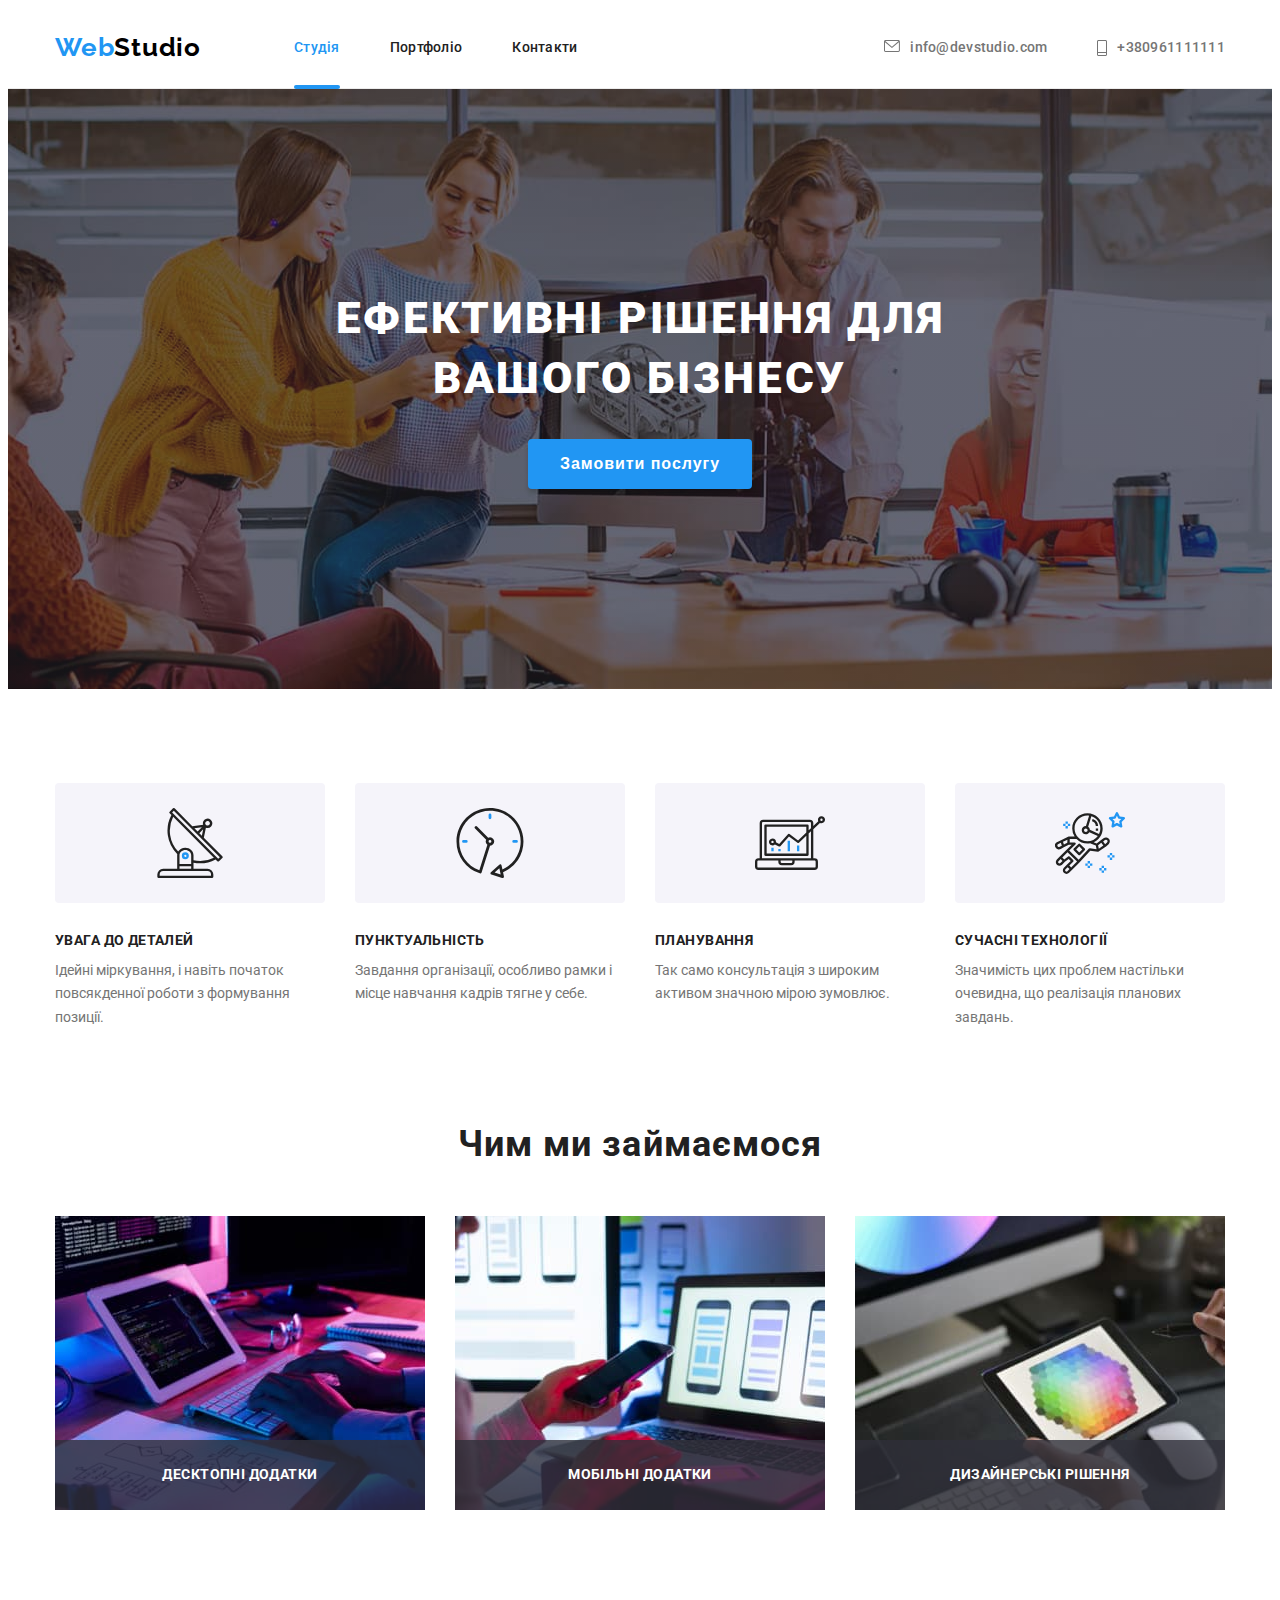
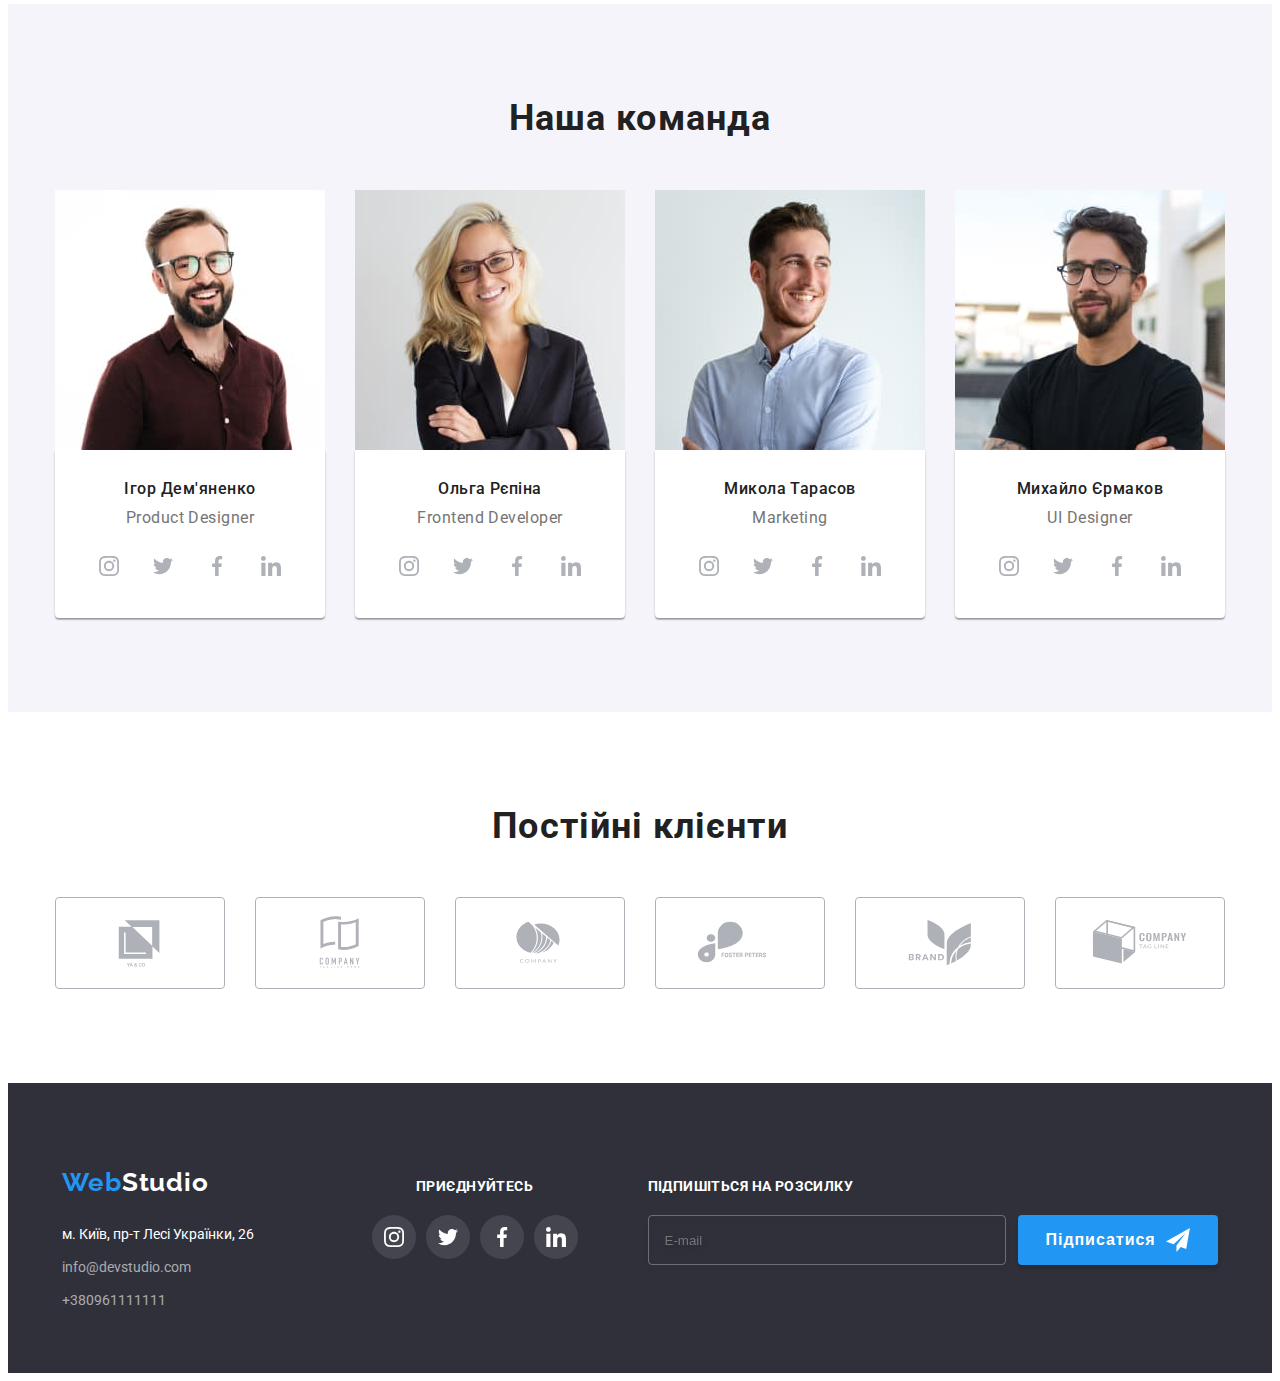
<file: index.html>
<!DOCTYPE html>
<html lang="uk">
  <head>
    <meta charset="UTF-8" />
    <meta http-equiv="X-UA-Compatible" content="IE=edge" />
    <meta name="viewport" content="width=device-width, initial-scale=1.0" />
    <title lang="en">WebStudio</title>
    <link rel="preconnect" href="https://fonts.googleapis.com" />
    <link rel="preconnect" href="https://fonts.gstatic.com" crossorigin />
    <link
      href="https://fonts.googleapis.com/css2?family=Raleway:wght@700&family=Roboto:wght@400;500;700;900&display=swap"
      rel="stylesheet"
    />
    <link
      rel="stylesheet"
      href="https://cdnjs.cloudflare.com/ajax/libs/modern-normalize/1.1.0/modern-normalize.min.css"
      integrity="sha512-wpPYUAdjBVSE4KJnH1VR1HeZfpl1ub8YT/NKx4PuQ5NmX2tKuGu6U/JRp5y+Y8XG2tV+wKQpNHVUX03MfMFn9Q=="
      crossorigin="anonymous"
      referrerpolicy="no-referrer"
    />
    <link rel="stylesheet" href="./css/main.min.css" />
  </head>

  <body>
    <header class="header">
      <div class="container">
        <div class="header-navigation__container">
          <nav class="header__navigation">
            <a href="./index.html" lang="en" class="logo">
              Web<span class="logo__black">Studio</span>
            </a>
            <button type="button" class="header__mobile-menu js-open-menu" aria-expanded="false">
              <svg width="40" height="40">
                  <use href="./images/icons.svg#icon-menu_40pxmenu-1"></use>
                </svg>
            </button>
            <ul class="header__menu">
              <li class="header__items"><a class="header__link header__link--current" href="./index.html">Студія</a></li>
              <li class="header__items"><a class="header__link" href="./portfolio.html">Портфоліо</a></li>
              <li class="header__items"><a class="header__link" href="#">Контакти</a></li>
            </ul>
          </nav>
          <ul class="header__menu-contact">
            <li class="header__items">
              <a class="header__contact" href="mailto:info@devstudio.co">
                <svg width="16" height="12" class="header__icon">
                  <use href="./images/icons.svg#icon-envelope"></use>
                </svg>
                info@devstudio.com</a
              >
            </li>
            <li class="header__items">
              <a class="header__contact" href="tel:+380961111111">
                <svg width="10" height="16" class="header__icon">
                  <use href="./images/icons.svg#icon-tel"></use>
                </svg>
                +380961111111</a
              >
            </li>
          </ul>
        </div>
      </div>
    </header>

    <main>
      <section class="hero">
        <div class="container">
          <h1 class="hero__title">Ефективні рішення для вашого бізнесу</h1>
          <button type="button" class="hero__button" data-modal-open>Замовити послугу</button>
        </div>
      </section>

      <section class="advantage">
        <div class="container">
          <h2 class="visually-hidden">Переваги компанії</h2>
          <ul class="details">
            <li class="advantage__card">
              <div class="advantage__icons">
                <svg width="70" height="70">
                  <use href="./images/icons.svg#icon-antenna"></use>
                </svg>
              </div>
              <h3 class="advantage__title">Увага до деталей</h3>
              <p>Ідейні міркування, і навіть початок повсякденної роботи з формування позиції.</p>
            </li>
            <li class="advantage__card">
              <div class="advantage__icons">
                <svg width="70" height="70">
                  <use href="./images/icons.svg#icon-clock"></use>
                </svg>
              </div>
              <h3 class="advantage__title">Пунктуальність</h3>
              <p>Завдання організації, особливо рамки і місце навчання кадрів тягне у себе.</p>
            </li>
            <li class="advantage__card">
              <div class="advantage__icons">
                <svg width="70" height="70">
                  <use href="./images/icons.svg#icon-diagram"></use>
                </svg>
              </div>
              <h3 class="advantage__title">Планування</h3>
              <p>Так само консультація з широким активом значною мірою зумовлює.</p>
            </li>
            <li class="advantage__card">
              <div class="advantage__icons">
                <svg width="70" height="70">
                  <use href="./images/icons.svg#icon-astronaut"></use>
                </svg>
              </div>
              <h3 class="advantage__title">Сучасні технології</h3>
              <p>Значимість цих проблем настільки очевидна, що реалізація планових завдань.</p>
            </li>
          </ul>
        </div>
      </section>

      <section>
        <div class="skils__container">
          <h2 class="skils__title">Чим ми займаємося</h2>
          <ul class="details">
            <li class="skils__card">
              <img 
              srcset="./images/workcomp.jpg 1x, ./images/workcomp@2x.jpg 2x"
              src="./images/workcomp.jpg" 
              alt="Робота за комп'ютером"
               width="370" />
              <div class="skils__item">
                <p class="skils__text">Десктопні додатки</p>
              </div>
            </li>
            <li class="skils__card">
              <img 
              srcset="./images/worktel.jpg 1x, ./images/worktel@2x.jpg 2x"
              src="./images/worktel.jpg"
               alt="Робота на телефоні" 
               width="370" />
              <div class="skils__item">
                <p class="skils__text">Мобільні додатки</p>
              </div>
            </li>
            <li class="skils__card">
              <img 
              srcset="./images/workplan.jpg 1x, ./images/workplan@2x.jpg 2x"
              src="./images/workplan.jpg" 
              alt="Робота на планшеті" 
              width="370" />
              <div class="skils__item">
                <p class="skils__text">Дизайнерські рішення</p>
              </div>
            </li>
          </ul>
        </div>
      </section>

      <section class="team">
        <div class="team__container">
          <h2 class="team__title">Наша команда</h2>
          <ul class="details">
            <li class="team__card">
              <img
              srcset="./images/Igor.jpg 1x, ./images/Igor@2x.jpg 2x"
                src="./images/Igor.jpg"
                alt="Чоловік в окулярах та коричневій сорочці"
                width="270"
              />
              <div class="team__information">
                <h3 class="team__subtitle">Ігор Дем'яненко</h3>
                <p lang="en" class="team__text">Product Designer</p>
                <ul class="team__list">
                  <li class="team__social">
                    <a href="" class="team__link">
                      <svg width="20" height="20" class="team__icon">
                        <use href="./images/icons.svg#icon-instagram"></use>
                      </svg>
                    </a>
                  </li>
                  <li class="team__social">
                    <a href="" class="team__link">
                      <svg width="20" height="20" class="team__icon">
                        <use href="./images/icons.svg#icon-twitter"></use>
                      </svg>
                    </a>
                  </li>
                  <li class="team__social">
                    <a href="" class="team__link">
                      <svg width="20" height="20" class="team__icon">
                        <use href="./images/icons.svg#icon-facebook"></use>
                      </svg>
                    </a>
                  </li>
                  <li class="team__social">
                    <a href="" class="team__link">
                      <svg width="20" height="20" class="team__icon">
                        <use href="./images/icons.svg#icon-linkedin"></use>
                      </svg>
                    </a>
                  </li>
                </ul>
              </div>
            </li>
            <li class="team__card">
              <img 
              srcset="./images/Olga.jpg 1x, ./images/Olga@2x.jpg 2x"
              src="./images/Olga.jpg" 
              alt="Дівчина білявка в окулярах" 
              width="270" />
              <div class="team__information">
                <h3 class="team__subtitle">Ольга Рєпіна</h3>
                <p lang="en" class="team__text">Frontend Developer</p>
                <ul class="team__list">
                  <li class="team__social">
                    <a href="" class="team__link">
                      <svg width="20" height="20" class="team__icon">
                        <use href="./images/icons.svg#icon-instagram"></use>
                      </svg>
                    </a>
                  </li>
                  <li class="team__social">
                    <a href="" class="team__link">
                      <svg width="20" height="20" class="team__icon">
                        <use href="./images/icons.svg#icon-twitter"></use>
                      </svg>
                    </a>
                  </li>
                  <li class="team__social">
                    <a href="" class="team__link">
                      <svg width="20" height="20" class="team__icon">
                        <use href="./images/icons.svg#icon-facebook"></use>
                      </svg>
                    </a>
                  </li>
                  <li class="team__social">
                    <a href="" class="team__link">
                      <svg width="20" height="20" class="team__icon">
                        <use href="./images/icons.svg#icon-linkedin"></use>
                      </svg>
                    </a>
                  </li>
                </ul>
              </div>
            </li>

            <li class="team__card">
              <img 
              srcset="./images/Mukola.jpg 1x, ./images/Mukola@2x.jpg 2x"
                src="./images/Mukola.jpg"
                alt="Чоловік у білій сорочці посміхається"
                width="270"
              />
              <div class="team__information">
                <h3 class="team__subtitle">Микола Тарасов</h3>
                <p lang="en" class="team__text">Marketing</p>
                <ul class="team__list">
                  <li class="team__social">
                    <a href="" class="team__link">
                      <svg width="20" height="20" class="team__icon">
                        <use href="./images/icons.svg#icon-instagram"></use>
                      </svg>
                    </a>
                  </li>
                  <li class="team__social">
                    <a href="" class="team__link">
                      <svg width="20" height="20" class="team__icon">
                        <use href="./images/icons.svg#icon-twitter"></use>
                      </svg>
                    </a>
                  </li>
                  <li class="team__social">
                    <a href="" class="team__link">
                      <svg width="20" height="20" class="team__icon">
                        <use href="./images/icons.svg#icon-facebook"></use>
                      </svg>
                    </a>
                  </li>
                  <li class="team__social">
                    <a href="" class="team__link">
                      <svg width="20" height="20" class="team__icon">
                        <use href="./images/icons.svg#icon-linkedin"></use>
                      </svg>
                    </a>
                  </li>
                </ul>
              </div>
            </li>
            <li class="team__card">
              <img 
              srcset="./images/Muhailo.jpg 1x, ./images/Muhailo@2x.jpg 2x"
              src="./images/Muhailo.jpg" 
              alt="Чоловік у чорній футболці" 
              width="270" />
              <div class="team__information">
                <h3 class="team__subtitle">Михайло Єрмаков</h3>
                <p lang="en" class="team__text">UI Designer</p>
                <ul class="team__list">
                  <li class="team__social">
                    <a href="" class="team__link">
                      <svg width="20" height="20" class="team__icon">
                        <use href="./images/icons.svg#icon-instagram"></use>
                      </svg>
                    </a>
                  </li>
                  <li class="team__social">
                    <a href="" class="team__link">
                      <svg width="20" height="20" class="team__icon">
                        <use href="./images/icons.svg#icon-twitter"></use>
                      </svg>
                    </a>
                  </li>
                  <li class="team__social">
                    <a href="" class="team__link">
                      <svg width="20" height="20" class="team__icon">
                        <use href="./images/icons.svg#icon-facebook"></use>
                      </svg>
                    </a>
                  </li>
                  <li class="team__social">
                    <a href="" class="team__link">
                      <svg width="20" height="20" class="team__icon">
                        <use href="./images/icons.svg#icon-linkedin"></use>
                      </svg>
                    </a>
                  </li>
                </ul>
              </div>
            </li>
          </ul>
        </div>
      </section>
      <section class="clients">
        <div class="container">
          <h2 class="clients__title">Постійні клієнти</h2>
          <ul class="clients__list">
            <li class="clients__card">
              <a href="" class="clients__link">
                <svg width="106" height="60" class="clients__icon">
                  <use href="./images/icons.svg#icon-Logo1"></use>
                </svg>
              </a>
            </li>
            <li class="clients__card">
              <a href="" class="clients__link">
                <svg width="106" height="60" class="clients__icon">
                  <use href="./images/icons.svg#icon-Logo2"></use>
                </svg>
              </a>
            </li>

            <li class="clients__card">
              <a href="" class="clients__link">
                <svg width="106" height="60" class="clients__icon">
                  <use href="./images/icons.svg#icon-Logo3"></use>
                </svg>
              </a>
            </li>
            <li class="clients__card">
              <a href="" class="clients__link">
                <svg width="106" height="60" class="clients__icon">
                  <use href="./images/icons.svg#icon-Logo4"></use>
                </svg>
              </a>
            </li>
            <li class="clients__card">
              <a href="" class="clients__link">
                <svg width="106" height="60" class="clients__icon">
                  <use href="./images/icons.svg#icon-Logo5"></use>
                </svg>
              </a>
            </li>
            <li class="clients__card">
              <a href="" class="clients__link">
                <svg width="106" height="60" class="clients__icon">
                  <use href="./images/icons.svg#icon-Logo6"></use>
                </svg>
              </a>
            </li>
          </ul>
        </div>
      </section>
    </main>

    <footer class="footer">
      <div class="footer__container">
        <div>
          <div class="footer__logo">
            <a href="./index.html" lang="en" class="logo">
              Web<span class="logo__white">Studio</span>
            </a>
          </div>
          <address>
            <ul class="footer__contacts">
              <li class="footer__item">
                <a
                  href="https://goo.gl/maps/CPtrU1FHBa2aNyZL9"
                  target="_blank"
                  rel="noopener noreferrer nofollow"
                  class="footer__adress"
                >
                  м. Київ, пр-т Лесі Українки, 26</a
                >
              </li>
              <li class="footer__item">
                <a href="mailto:info@devstudio.co" class="footer__contact">info@devstudio.com</a>
              </li>
              <li class="footer__item">
                <a href="tel:+380961111111" class="footer__contact">+380961111111</a>
              </li>
            </ul>
          </address>
        </div>
        <div class="footer__social-container">
          <p class="footer__text">Приєднуйтесь</p>
          <ul class="footer__list">
            <li class="footer__card">
              <a href="" class="footer__link">
                <svg width="20" height="20" class="footer__icon">
                  <use href="./images/icons.svg#icon-instagram"></use>
                </svg>
              </a>
            </li>
            <li class="footer__card">
              <a href="" class="footer__link">
                <svg width="20" height="20" class="footer__icon">
                  <use href="./images/icons.svg#icon-twitter"></use>
                </svg>
              </a>
            </li>
            <li class="footer__card">
              <a href="" class="footer__link">
                <svg width="20" height="20" class="footer__icon">
                  <use href="./images/icons.svg#icon-facebook"></use>
                </svg>
              </a>
            </li>
            <li class="footer__card">
              <a href="" class="footer__link">
                <svg width="20" height="20" class="footer__icon">
                  <use href="./images/icons.svg#icon-linkedin"></use>
                </svg>
              </a>
            </li>
          </ul>
        </div> 
        <div>
            <p class="footer__paragraph">Підпишіться на розсилку</p>
          
            <div class="footer__form-container">
            <input id="label-footer" type="email" name="email" class="footer__imput" placeholder="E-mail">
            <button type="submit" class="footer__button">
Підписатися <svg width="24" height="24"><use href="./images/icons.svg#icon-send"></use></svg></button>
              </div>  
         </div>
        
      </div>
    </footer>
    <div class="backdrop is-hidden" data-modal>
      <div class="modal">
        <button class="modal__close-button" type="button" data-modal-close>
          <svg width="18" height="18">
            <use href="./images/icons.svg#icon-close"></use>
          </svg>
        </button>
        <p class="modal__title">Залиште свої дані, ми вам передзвонимо</p>
        <form name="modal__contact-form">
          <label class="modal__form-label" for="person-name">Ім'я</label>
          <div class="modal__form-control">
            <input id="person-name" type="text" name="person-name" class="modal__form-input" />
            <svg class="modal__form-icon" width="18" height="18">
              <use href="./images/icons.svg#icon-person"></use>
            </svg>
          </div>
          <label class="modal__form-label" for="person-phone">Телефон</label>
          <div class="modal__form-control">
            <input id="person-phone" type="tel" name="person-phone" class="modal__form-input" />
            <svg class="modal__form-icon" width="18" height="18">
              <use href="./images/icons.svg#icon-phone"></use>
            </svg>
          </div>
          <label class="modal__form-label" for="person-email">Пошта</label>
          <div class="modal__form-control">
            <input id="person-email" type="email" name="person-email" class="modal__form-input" />
            <svg class="modal__form-icon" width="18" height="18">
              <use href="./images/icons.svg#icon-person"></use>
            </svg>
          </div>
          <label class="modal__form-label" for="person-comment">Коментар</label>
          <textarea
            class="modal__form-textarea"
            id="person-comment"
            name="person-comment"
            placeholder="Введіть текст"
          ></textarea>
          <div class="modal__check">
          
<input
            class="modal__checkbox-input visually-hidden"
            id="terms-checkbox"
            type="checkbox"
            name="terms-checkbox"
          />
            <svg class="modal__check-icon" width="16" height="15">
              <use href="./images/icons.svg#icon-Vector"></use>
            </svg>
          <label class="modal__checkbox-label" for="terms-checkbox"
            >Погоджуюся з розсилкою та приймаю <a class="modal__form-link" href="#">Умови договору</a></label
          >
        </div>
          <button class="modal__form-button" type="submit">Відправити</button>
        </form>
      </div>
    </div>

     <div class="mobile-menu js-menu-container">
      <div class="mobile-menu__container">
        <button type="button" class="mobile-menu__button-close js-close-menu" aria-expanded="false">
          <svg width="40px" height="40px" aria-label="перемикач мобільного меню">
            <use
              class="menu-button__icon--cross"
              href="./images/icons.svg#icon-close"
            ></use>
          </svg>
        </button>
        <nav>
          <ul class="mobile-menu__nav">
            <li class="mobile-menu__nav-item">
              <a href="./index.html" class="mobile-menu__nav-link mobile-menu__nav-link--curent">Студія </a>
            </li>
            <li class="mobile-menu__nav-item">
              <a href="./portfolio.html" class="mobile-menu__nav-link"> Портфоліо </a>
            </li>
            <li class="mobile-menu__nav-item">
              <a href="#" class="mobile-menu__nav-link"> Контакти </a>
            </li>
          </ul>
        </nav>

        <ul class="mobile-menu__list">
          <li class="mobile-menu__list-item">
            <a href="mailto:info@devstudio.com" class="mobile-menu__list-link">
              info@devstudio.com</a
            >
          </li>
          <li class="mobile-menu__list-item">
            <a href="tel:+380961111111" class="mobile-menu__list-link"> +38 096 111 11 11</a>
          </li>
        </ul>

        <ul class="mobile-menu__social">
          <li class="mobile-menu__social-item">
            <a href="" class="mobile-menu__social-link">Instagram</a>
          </li>
          <li class="mobile-menu__social-item">
            <a href="" class="mobile-menu__social-link">Twitter</a>
          </li>
          <li class="mobile-menu__social-item">
            <a href="" class="mobile-menu__social-link">Facebook</a>
          </li>
          <li class="mobile-menu__social-item">
            <a href="" class="mobile-menu__social-link">LinkedIn</a>
          </li>
        </ul>
      </div>
    </div>

    <script src="./js/modal.js"></script>
    <script src="./js/mobile-menu.js"></script>
  </body>
</html>
</file>
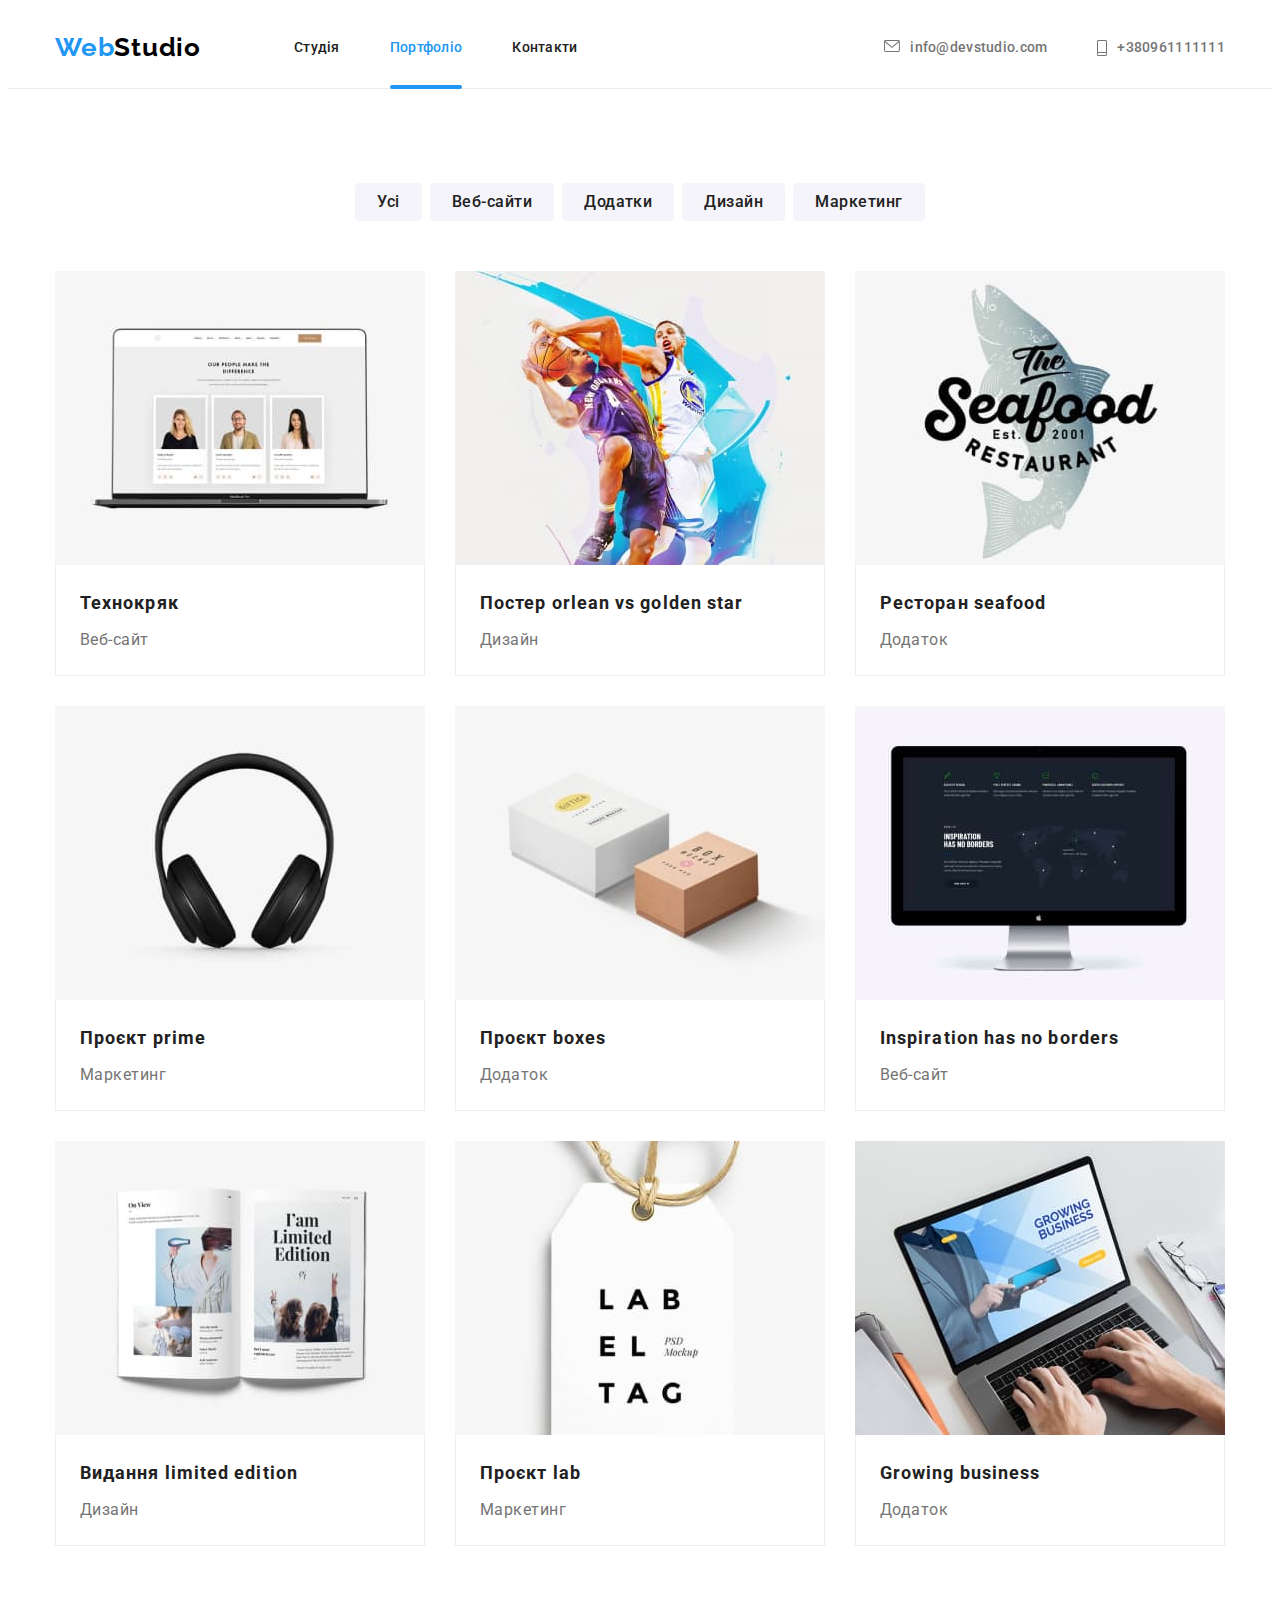
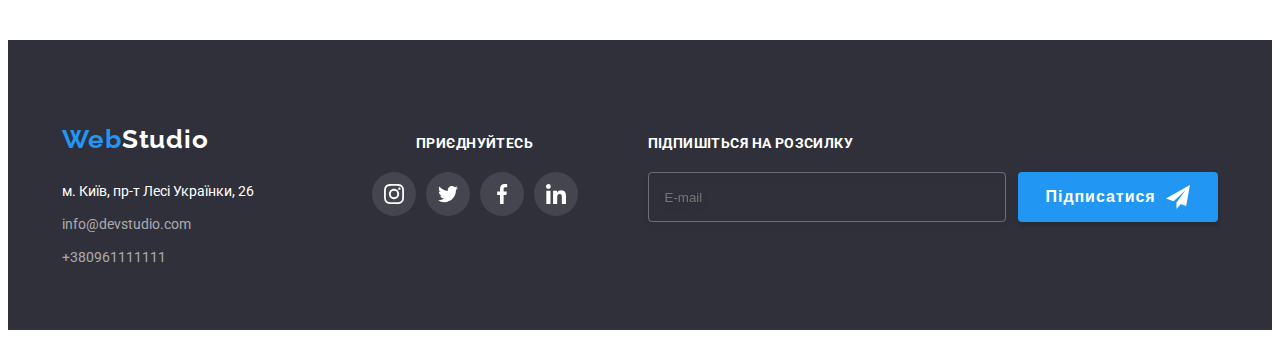
<file: portfolio.html>
<!DOCTYPE html>
<html lang="uk">
  <head>
    <meta charset="UTF-8" />
    <meta http-equiv="X-UA-Compatible" content="IE=edge" />
    <meta name="viewport" content="width=device-width, initial-scale=1.0" />
    <title lang="en">WebStudio</title>
    <link rel="preconnect" href="https://fonts.googleapis.com" />
    <link rel="preconnect" href="https://fonts.gstatic.com" crossorigin />
    <link
      href="https://fonts.googleapis.com/css2?family=Raleway:wght@700&family=Roboto:wght@400;500;700;900&display=swap"
      rel="stylesheet"
    />
    <link
      rel="stylesheet"
      href="https://cdnjs.cloudflare.com/ajax/libs/modern-normalize/1.1.0/modern-normalize.min.css"
      integrity="sha512-wpPYUAdjBVSE4KJnH1VR1HeZfpl1ub8YT/NKx4PuQ5NmX2tKuGu6U/JRp5y+Y8XG2tV+wKQpNHVUX03MfMFn9Q=="
      crossorigin="anonymous"
      referrerpolicy="no-referrer"
    />
    <link rel="stylesheet" href="./css/main.min.css" />
  </head>

  <body>
   <header class="header">
      <div class="container">
        <div class="header-navigation__container">
          <nav class="header__navigation">
            <a href="./index.html" lang="en" class="logo">
              Web<span class="logo__black">Studio</span>
            </a>
            <button type="button" class="header__mobile-menu js-open-menu" aria-expanded="false">
              <svg width="40" height="40">
                  <use href="./images/icons.svg#icon-menu_40pxmenu-1"></use>
                </svg>
            </button>
            <ul class="header__menu">
              <li class="header__items"><a class="header__link " href="./index.html">Студія</a></li>
              <li class="header__items"><a class="header__link header__link--current" href="./portfolio.html">Портфоліо</a></li>
              <li class="header__items"><a class="header__link" href="#">Контакти</a></li>
            </ul>
          </nav>
          <ul class="header__menu-contact">
            <li class="header__items">
              <a class="header__contact" href="mailto:info@devstudio.co">
                <svg width="16" height="12" class="header__icon">
                  <use href="./images/icons.svg#icon-envelope"></use>
                </svg>
                info@devstudio.com</a
              >
            </li>
            <li class="header__items">
              <a class="header__contact" href="tel:+380961111111">
                <svg width="10" height="16" class="header__icon">
                  <use href="./images/icons.svg#icon-tel"></use>
                </svg>
                +380961111111</a
              >
            </li>
          </ul>
        </div>
      </div>
    </header>

    <main>
      <section class="portfolio">
        <div class="container">
          <h1 class="visually-hidden">Продукти компанії</h1>
          <ul class="portfolio__nav-buttons">
            <li><button type="button" class="portfolio__button">Усі</button></li>
            <li><button type="button" class="portfolio__button">Веб-сайти</button></li>
            <li><button type="button" class="portfolio__button">Додатки</button></li>
            <li><button type="button" class="portfolio__button">Дизайн</button></li>
            <li><button type="button" class="portfolio__button">Маркетинг</button></li>
          </ul>
          <ul class="portfolio__products">
            <li class="portfolio__item">
              <a href="" target="_blank" rel="noopener noreferrer nofollow" class="portfolio__link">
                <div class="portfolio__overlay-box">
                  <img
                    src="./images/technokryak.jpg"
                    alt="Сторінка сайту на ноутбуці"
                    width="370"
                  />
                  <div class="portfolio__overlay">
                    <p class="portfolio__text">
                      Ресурс пропонує комплексні пропозиції з різним рівнем функціоналу та сервісів.
                      Все це дозволить відвідувачу отримати вичерпні відомості про компанію чи
                      приватну особу.
                    </p>
                  </div>
                </div>
                <div class="portfolio__contents">
                  <h2 class="portfolio__title">Технокряк</h2>
                  <p class="portfolio__product-name">Веб-сайт</p>
                </div>
              </a>
            </li>
            <li class="portfolio__item">
              <a href="" target="_blank" rel="noopener noreferrer nofollow" class="portfolio__link">
                <div class="portfolio__overlay-box">
                <img
                  src="./images/posterneworlean.jpg"
                  alt="Двоє хлопців грають у баскетбол"
                  width="370"
                />
                <div class="portfolio__overlay">
                    <p class="portfolio__text">
                      Ресурс пропонує комплексні пропозиції з різним рівнем функціоналу та сервісів.
                      Все це дозволить відвідувачу отримати вичерпні відомості про компанію чи
                      приватну особу.
                    </p>
                  </div>
                </div>
                <div class="portfolio__contents">
                  <h2 class="portfolio__title">Постер <span lang="en">orlean vs golden star</span></h2>
                  <p class="portfolio__product-name">Дизайн</p>
                </div>
              </a>
            </li>
            <li class="portfolio__item">
              <a href="" target="_blank" rel="noopener noreferrer nofollow" class="portfolio__link">
                <div class="portfolio__overlay-box">
                <img src="./images/restauran.jpg" alt="Логотип ресторану" width="370" />
                <div class="portfolio__overlay">
                    <p class="portfolio__text">
                      Ресурс пропонує комплексні пропозиції з різним рівнем функціоналу та сервісів.
                      Все це дозволить відвідувачу отримати вичерпні відомості про компанію чи
                      приватну особу.
                    </p>
                  </div>
                </div>
                <div class="portfolio__contents">
                  <h2 class="portfolio__title">Ресторан <span lang="en">seafood</span></h2>
                  <p class="portfolio__product-name">Додаток</p>
                </div>
              </a>
            </li>
            <li class="portfolio__item">
              <a href="" target="_blank" rel="noopener noreferrer nofollow" class="portfolio__link">
                <div class="portfolio__overlay-box">
                <img src="./images/headphones.jpg" alt="Чорні бездротові навушники" width="370" />
                <div class="portfolio__overlay">
                    <p class="portfolio__text">
                      Ресурс пропонує комплексні пропозиції з різним рівнем функціоналу та сервісів.
                      Все це дозволить відвідувачу отримати вичерпні відомості про компанію чи
                      приватну особу.
                    </p>
                  </div>
                </div>
                <div class="portfolio__contents">
                  <h2 class="portfolio__title">Проєкт <span lang="en">prime</span></h2>
                  <p class="portfolio__product-name">Маркетинг</p>
                </div>
              </a>
            </li>
            <li class="portfolio__item">
              <a href="" target="_blank" rel="noopener noreferrer nofollow" class="portfolio__link">
                <div class="portfolio__overlay-box">
                <img src="./images/box.jpg" alt="Дві коробки" width="370" />
                <div class="portfolio__overlay">
                    <p class="portfolio__text">
                      Ресурс пропонує комплексні пропозиції з різним рівнем функціоналу та сервісів.
                      Все це дозволить відвідувачу отримати вичерпні відомості про компанію чи
                      приватну особу.
                    </p>
                  </div>
                </div>
                <div class="portfolio__contents">
                  <h2 class="portfolio__title">Проєкт <span lang="en">boxes</span></h2>
                  <p class="portfolio__product-name">Додаток</p>
                </div>
              </a>
            </li>
            <li class="portfolio__item">
              <a href="" target="_blank" rel="noopener noreferrer nofollow" class="portfolio__link">
                <div class="portfolio__overlay-box">
                <img src="./images/monitor.jpg" alt="Монітор" width="370" />
                <div class="portfolio__overlay">
                    <p class="portfolio__text">
                      Ресурс пропонує комплексні пропозиції з різним рівнем функціоналу та сервісів.
                      Все це дозволить відвідувачу отримати вичерпні відомості про компанію чи
                      приватну особу.
                    </p>
                  </div>
                </div>
                <div class="portfolio__contents">
                  <h2 lang="en" class="portfolio__title">Inspiration has no borders</h2>
                  <p class="portfolio__product-name">Веб-сайт</p>
                </div>
              </a>
            </li>
            <li class="portfolio__item">
              <a href="" target="_blank" rel="noopener noreferrer nofollow" class="portfolio__link">
                <div class="portfolio__overlay-box">
                <img src="./images/book.jpg" alt="Відкрита книга" width="370" />
                <div class="portfolio__overlay">
                    <p class="portfolio__text">
                      Ресурс пропонує комплексні пропозиції з різним рівнем функціоналу та сервісів.
                      Все це дозволить відвідувачу отримати вичерпні відомості про компанію чи
                      приватну особу.
                    </p>
                  </div>
                </div>
                <div class="portfolio__contents">
                  <h2 class="portfolio__title">Видання <span lang="en">limited edition</span></h2>
                  <p class="portfolio__product-name">Дизайн</p>
                </div>
              </a>
            </li>
            <li class="portfolio__item">
              <a href="" target="_blank" rel="noopener noreferrer nofollow" class="portfolio__link">
                <div class="portfolio__overlay-box">
                <img src="./images/lab.jpg" alt="Бірка з логотипом" width="370" />
                <div class="portfolio__overlay">
                    <p class="portfolio__text">
                      Ресурс пропонує комплексні пропозиції з різним рівнем функціоналу та сервісів.
                      Все це дозволить відвідувачу отримати вичерпні відомості про компанію чи
                      приватну особу.
                    </p>
                  </div>
                </div>
                <div class="portfolio__contents">
                  <h2 class="portfolio__title">Проєкт <span lang="en">lab</span></h2>
                  <p class="portfolio__product-name">Маркетинг</p>
                </div>
              </a>
            </li>
            <li class="portfolio__item">
              <a href="" target="_blank" rel="noopener noreferrer nofollow" class="portfolio__link">
                <div class="portfolio__overlay-box">
                <img src="./images/notebook.jpg" alt="Робота за ноутбуком" width="370" />
                <div class="portfolio__overlay">
                    <p class="portfolio__text">
                      Ресурс пропонує комплексні пропозиції з різним рівнем функціоналу та сервісів.
                      Все це дозволить відвідувачу отримати вичерпні відомості про компанію чи
                      приватну особу.
                    </p>
                  </div>
                </div>
                <div class="portfolio__contents">
                  <h2 lang="en" class="portfolio__title">Growing business</h2>
                  <p class="portfolio__product-name">Додаток</p>
                </div>
              </a>
            </li>
          </ul>
        </div>
      </section>
    </main>

      <footer class="footer">
      <div class="footer__container">
        <div>
          <div class="footer__logo">
            <a href="./index.html" lang="en" class="logo">
              Web<span class="logo__white">Studio</span>
            </a>
          </div>
          <address>
            <ul class="footer__contacts">
              <li class="footer__item">
                <a
                  href="https://goo.gl/maps/CPtrU1FHBa2aNyZL9"
                  target="_blank"
                  rel="noopener noreferrer nofollow"
                  class="footer__adress"
                >
                  м. Київ, пр-т Лесі Українки, 26</a
                >
              </li>
              <li class="footer__item">
                <a href="mailto:info@devstudio.co" class="footer__contact">info@devstudio.com</a>
              </li>
              <li class="footer__item">
                <a href="tel:+380961111111" class="footer__contact">+380961111111</a>
              </li>
            </ul>
          </address>
        </div>
        <div>
          <p class="footer__text">Приєднуйтесь</p>
          <ul class="footer__list">
            <li class="footer__card">
              <a href="" class="footer__link">
                <svg width="20" height="20" class="footer__icon">
                  <use href="./images/icons.svg#icon-instagram"></use>
                </svg>
              </a>
            </li>
            <li class="footer__card">
              <a href="" class="footer__link">
                <svg width="20" height="20" class="footer__icon">
                  <use href="./images/icons.svg#icon-twitter"></use>
                </svg>
              </a>
            </li>
            <li class="footer__card">
              <a href="" class="footer__link">
                <svg width="20" height="20" class="footer__icon">
                  <use href="./images/icons.svg#icon-facebook"></use>
                </svg>
              </a>
            </li>
            <li class="footer__card">
              <a href="" class="footer__link">
                <svg width="20" height="20" class="footer__icon">
                  <use href="./images/icons.svg#icon-linkedin"></use>
                </svg>
              </a>
            </li>
          </ul>
        </div> 
        <div>
            <p class="footer__paragraph">Підпишіться на розсилку</p>
          
            <div class="footer__form-container">
            <input id="label-footer" type="email" name="email" class="footer__imput" placeholder="E-mail">
            <button type="submit" class="footer__button">
Підписатися <svg width="24" height="24"><use href="./images/icons.svg#icon-send"></use></svg></button>
              </div>  
         </div>
        
      </div>
    </footer>

    <div class="mobile-menu js-menu-container">
      <div class="mobile-menu__container">
        <button type="button" class="mobile-menu__button-close js-close-menu" aria-expanded="false">
          <svg width="40px" height="40px" aria-label="перемикач мобільного меню">
            <use
              class="menu-button__icon--cross"
              href="./images/icons.svg#icon-close"
            ></use>
          </svg>
        </button>
        <nav>
          <ul class="mobile-menu__nav">
            <li class="mobile-menu__nav-item">
              <a href="./index.html" class="mobile-menu__nav-link "> Студія </a>
            </li>
            <li class="mobile-menu__nav-item">
              <a href="./portfolio.html" class="mobile-menu__nav-link mobile-menu__nav-link--curent"> Портфоліо </a>
            </li>
            <li class="mobile-menu__nav-item">
              <a href="#" class="mobile-menu__nav-link"> Контакти </a>
            </li>
          </ul>
        </nav>

        <ul class="mobile-menu__list">
          <li class="mobile-menu__list-item">
            <a href="mailto:info@devstudio.com" class="mobile-menu__list-link">
              info@devstudio.com</a
            >
          </li>
          <li class="mobile-menu__list-item">
            <a href="tel:+380961111111" class="mobile-menu__list-link"> +38 096 111 11 11</a>
          </li>
        </ul>

        <ul class="mobile-menu__social">
          <li class="mobile-menu__social-item">
            <a href="" class="mobile-menu__social-link">Instagram</a>
          </li>
          <li class="mobile-menu__social-item">
            <a href="" class="mobile-menu__social-link">Twitter</a>
          </li>
          <li class="mobile-menu__social-item">
            <a href="" class="mobile-menu__social-link">Facebook</a>
          </li>
          <li class="mobile-menu__social-item">
            <a href="" class="mobile-menu__social-link">LinkedIn</a>
          </li>
        </ul>
      </div>
    </div>
    
    <script src="./js/modal.js"></script>
     <script src="./js/mobile-menu.js"></script>
  </body>
</html>
</file>
<file: css/main.min.css>
:root{--button-bgc-color: #188ce8;--prime-text-logo-color: #2196f3;--secondary-text-logo-color: #000000;--footer-text-logo-color: #ffffff;--prime-text-color: #757575;--text-nav-color: #212121;--prime-bgc-color: #f5f5f5;--hero-bgc-color: #2f303a;--section-bgc-color: #f5f4fa;--border-header: #ececec;--border-cards-product: #eeeeee;--social-link-color: #afb1b8}body{background-color:var(--footer-text-logo-color);color:var(--prime-text-color);font-family:Roboto,sans-serif;font-size:14px;line-height:1.71}h1,h2,h3,h4,h5,h6,ul,p{margin:0;padding:0}img{display:block;width:100%;margin:0;padding:0;-o-object-fit:cover;object-fit:cover;height:auto}html{box-sizing:border-box}*,*::before,*::after{box-sizing:inherit}.container{width:100%;margin:0 auto;padding-left:15px;padding-right:15px}@media screen and (min-width: 768px){.container{max-width:768px;margin:0 auto}}@media screen and (min-width: 1200px){.container{min-width:1200px;margin:0 auto}}.visually-hidden{position:absolute;white-space:nowrap;width:1px;height:1px;overflow:hidden;border:0;padding:0;clip:rect(0 0 0 0);-webkit-clip-path:inset(50%);clip-path:inset(50%);margin:-1px}.details{display:flex;gap:30px;margin-top:30px;list-style:none;flex-direction:column}@media screen and (min-width: 768px){.details{flex-direction:row;flex-wrap:wrap}}@media screen and (min-width: 1200px){.details{margin-top:50px}}body.modal-open{overflow:hidden}.advantage{padding:60px 0}@media screen and (min-width: 1200px){.advantage{padding-top:94px;padding-bottom:94px}}.advantage__card{width:100%;max-width:450px}@media screen and (min-width: 768px){.advantage__card{width:calc((100% - 30px)/2)}}@media screen and (min-width: 1200px){.advantage__card{width:calc((100% - 90px)/4)}}.advantage__icons{height:120px;display:flex;align-items:center;justify-content:center;background-color:var(--section-bgc-color);border-radius:4px;margin-bottom:30px;gap:30px}.advantage__title{color:var(--text-nav-color);font-weight:700;font-size:14px;line-height:1.14;letter-spacing:.03em;text-transform:uppercase;margin-bottom:10px}@media screen and (max-width: 767px){.advantage__title{text-align:center}}.advantage .details{margin-top:0;align-items:center}@media screen and (max-width: 767px){.advantage .details{flex-direction:column}}@media screen and (min-width: 768px){.advantage .details{flex-direction:row;flex-wrap:wrap}}@media screen and (min-width: 768px){.advantage .details{align-items:baseline}}.clients{padding-top:60px;padding-bottom:60px}@media screen and (min-width: 1200px){.clients{padding-top:94px;padding-bottom:94px}}.clients__title{color:var(--text-nav-color);font-weight:700;font-size:28px;line-height:1.18;letter-spacing:.03em;text-align:center}@media screen and (min-width: 1200px){.clients__title{font-size:36px;line-height:1.16}}.clients__list{list-style:none;display:flex;justify-content:center;flex-direction:row;flex-wrap:wrap;gap:30px;margin-top:30px}@media screen and (min-width: 1200px){.clients__list{margin-top:50px}}.clients__card{width:calc((100% - 30px)/2);height:92px;max-width:210px}@media screen and (min-width: 768px){.clients__card{width:calc((100% - 60px)/3);max-width:226px}}@media screen and (min-width: 1200px){.clients__card{width:calc((100% - 150px)/6)}}.clients__icon{fill:var(--social-link-color);transition:fill 250ms cubic-bezier(0.4, 0, 0.2, 1)}.clients__link{display:flex;justify-content:center;align-items:center;width:100%;height:100%;border-radius:4px;border:1px solid var(--social-link-color);transition:border-color 250ms cubic-bezier(0.4, 0, 0.2, 1);outline:none}.clients__link:hover,.clients__link:focus{border-color:var(--prime-text-logo-color)}.clients__link:hover .clients__icon,.clients__link:focus .clients__icon{fill:var(--prime-text-logo-color)}.footer{background-color:var(--hero-bgc-color);padding-top:60px;padding-bottom:60px}.footer__logo{margin-bottom:20px}@media screen and (min-width: 1200px){.footer__logo{margin-bottom:0}}.footer__contacts{list-style:none;text-align:center}@media screen and (min-width: 1200px){.footer__contacts{text-align:left}}.footer__item:not(:last-child){margin-bottom:9px}.footer__adress{color:var(--footer-text-logo-color);font-style:normal;text-decoration:none}.footer__contact{color:rgba(255,255,255,.6);font-style:normal;text-decoration:none;transition:color 250ms cubic-bezier(0.4, 0, 0.2, 1)}.footer__contact:hover,.footer__contact:focus{color:var(--prime-text-logo-color)}.footer__text{color:var(--footer-text-logo-color);font-weight:700;font-size:14px;line-height:1.14;letter-spacing:.03em;text-transform:uppercase;margin-bottom:20px;text-align:center}.footer__list{list-style:none;display:flex;justify-content:center;gap:10px}.footer__card{width:44px;height:44px;border-radius:50%;background-color:rgba(255,255,255,.1)}.footer__link{display:flex;justify-content:center;align-items:center;border-radius:50%;width:100%;height:100%;transition:background-color 250ms cubic-bezier(0.4, 0, 0.2, 1),fill 250ms cubic-bezier(0.4, 0, 0.2, 1)}.footer__link:hover,.footer__link:focus{background-color:var(--prime-text-logo-color);fill:var(--footer-text-logo-color)}.footer__icon{fill:var(--footer-text-logo-color);transition:fill 250ms cubic-bezier(0.4, 0, 0.2, 1)}.footer .footer__link:hover .footer__icon,.footer .footer__link:focus .footer__icon{fill:var(--footer-text-logo-color)}.footer__container{max-width:480px;margin:0 auto;padding-left:15px;padding-right:15px;display:flex;flex-direction:column;justify-content:center;gap:60px}@media screen and (min-width: 768px){.footer__container{max-width:768px;flex-direction:row;flex-wrap:wrap;align-items:baseline}}@media screen and (min-width: 1200px){.footer__container{min-width:1200px;gap:70px}}.footer__paragraph{display:block;color:var(--footer-text-logo-color);font-weight:700;font-size:14px;line-height:1.14;letter-spacing:.03em;text-transform:uppercase;margin-bottom:20px;text-align:center}@media screen and (min-width: 1200px){.footer__paragraph{text-align:left}}.footer__form-container{display:flex;flex-direction:column;align-items:center}@media screen and (min-width: 1200px){.footer__form-container{flex-direction:row;gap:12px}}.footer__imput{width:100%;height:50px;border:1px solid rgba(255,255,255,.3);filter:drop-shadow(0px 4px 4px rgba(0, 0, 0, 0.15));border-radius:4px;background-color:rgba(0,0,0,0);outline:none;color:rgba(255,255,255,.6);padding:15px 16px}@media screen and (min-width: 768px){.footer__imput{width:450px}}@media screen and (min-width: 1200px){.footer__imput{width:358px}}.footer__button{background-color:var(--prime-text-logo-color);color:var(--footer-text-logo-color);box-shadow:0px 4px 4px rgba(0,0,0,.15);font-weight:700;font-size:16px;line-height:1.87;align-items:center;text-align:center;letter-spacing:.06em;cursor:pointer;display:flex;margin:0 auto;width:200px;gap:10px;padding:10px 28px;border:none;border-radius:4px;margin-top:20px;transition:background-color 250ms cubic-bezier(0.4, 0, 0.2, 1),box-shadow 250ms cubic-bezier(0.4, 0, 0.2, 1);fill:var(--footer-text-logo-color)}@media screen and (min-width: 1200px){.footer__button{margin-left:0;margin-top:0}}.footer__button:hover,.footer__button:focus{background-color:var(--button-bgc-color)}@media screen and (min-width: 768px){.footer__social-container{margin-left:165px}}@media screen and (min-width: 1200px){.footer__social-container{margin-left:0}}.hero{background-color:var(--hero-bgc-color);color:var(--footer-text-logo-color);margin:0 auto;padding:118px 0;background-image:linear-gradient(rgba(47, 48, 58, 0.4), rgba(47, 48, 58, 0.4)),url(../images/mobile-hero.jpg);background-repeat:no-repeat;background-position:center;background-size:cover}@media(min-device-pixel-ratio: 2),(-webkit-min-device-pixel-ratio: 2),(min-resolution: 192dpi),(min-resolution: 2dppx){.hero{background-image:linear-gradient(rgba(47, 48, 58, 0.4), rgba(47, 48, 58, 0.4)),url(../images/mobile-hero@2x.jpg)}}@media screen and (min-width: 480px){.hero{padding:118px 60px}}@media screen and (min-width: 768px){.hero{padding:118px 204px;max-width:768px}}@media screen and (min-width: 1200px){.hero{padding:200px 15px;max-width:1600px;background-image:linear-gradient(rgba(47, 48, 58, 0.4), rgba(47, 48, 58, 0.4)),url(../images/hero.jpg);background-repeat:no-repeat;background-position:center;background-size:cover}}@media screen and (min-width: 1200px)and (min-device-pixel-ratio: 2),screen and (min-width: 1200px)and (-webkit-min-device-pixel-ratio: 2),screen and (min-width: 1200px)and (min-resolution: 192dpi),screen and (min-width: 1200px)and (min-resolution: 2dppx){.hero{background-image:linear-gradient(rgba(47, 48, 58, 0.4), rgba(47, 48, 58, 0.4)),url(../images/hero@2x.jpg)}}.hero__title{font-weight:900;text-align:center;letter-spacing:.06em;text-transform:uppercase;font-size:26px;line-height:1.62}@media screen and (min-width: 480px){.hero__title{width:360px}}@media screen and (min-width: 1200px){.hero__title{font-size:44px;line-height:1.36;width:700px;margin-left:auto;margin-right:auto}}.hero__button{background-color:var(--prime-text-logo-color);color:var(--footer-text-logo-color);box-shadow:0px 4px 4px rgba(0,0,0,.15);font-weight:700;font-size:16px;line-height:1.87;align-items:center;text-align:center;letter-spacing:.06em;cursor:pointer;display:block;margin:30px auto 0 auto;padding:10px 24px;border:none;border-radius:4px;transition:background-color 250ms cubic-bezier(0.4, 0, 0.2, 1),box-shadow 250ms cubic-bezier(0.4, 0, 0.2, 1)}@media screen and (min-width: 1200px){.hero__button{padding:10px 32px}}.hero__button:hover,.hero__button:focus{background-color:var(--button-bgc-color)}.logo{color:var(--prime-text-logo-color);font-family:Raleway,sans-serif;font-weight:700;font-size:24px;line-height:1.16;letter-spacing:.03em;text-decoration:none;padding:16px 0;display:flex;align-items:center;justify-content:center}@media screen and (min-width: 1200px){.logo{font-size:26px;line-height:1.19;margin-right:93px;padding-top:24px;padding-bottom:25px}}.logo__black{color:var(--secondary-text-logo-color)}.logo__white{color:var(--footer-text-logo-color)}.mobile-menu{position:fixed;top:0;left:0;display:none;width:100vw;height:100vh;background-color:var(--footer-text-logo-color);padding:48px 40px}.mobile-menu__container{display:flex;flex-direction:column;height:100%}.mobile-menu.is-open{display:block}.mobile-menu__button-close{border:none;background-color:rgba(0,0,0,0);position:absolute;top:10px;right:15px;transition:color 250ms cubic-bezier(0.4, 0, 0.2, 1),fill 250ms cubic-bezier(0.4, 0, 0.2, 1)}.mobile-menu__button-close:hover,.mobile-menu__button-close:focus{fill:var(--prime-text-logo-color)}.mobile-menu__nav{list-style:none;gap:32px}.mobile-menu__nav-item:not(:last-child){margin-bottom:32px}.mobile-menu__nav-link{text-decoration:none;font-weight:500;font-size:40px;line-height:1.175;letter-spacing:.02em;color:var(--text-nav-color);transition:color 250ms cubic-bezier(0.4, 0, 0.2, 1),fill 250ms cubic-bezier(0.4, 0, 0.2, 1)}.mobile-menu__nav-link:hover,.mobile-menu__nav-link:focus{color:var(--prime-text-logo-color)}.mobile-menu__nav-link--curent{color:var(--prime-text-logo-color)}.mobile-menu__list{list-style:none;margin-top:auto}.mobile-menu__list-link{text-decoration:none;font-weight:500;font-size:24px;line-height:1.17;letter-spacing:.02em;color:var(--prime-text-color);transition:color 250ms cubic-bezier(0.4, 0, 0.2, 1),fill 250ms cubic-bezier(0.4, 0, 0.2, 1)}.mobile-menu__list-link:hover,.mobile-menu__list-link:focus{color:var(--prime-text-logo-color)}.mobile-menu__list-item:not(:last-child){margin-bottom:32px}.mobile-menu__social{list-style:none;margin-top:64px;display:flex}.mobile-menu__social-link{text-decoration:none;padding:0 10px;font-weight:500;font-size:10px;line-height:1.22;letter-spacing:.02em;color:var(--prime-text-logo-color)}@media screen and (min-width: 480px){.mobile-menu__social-link{font-size:18px}}.mobile-menu__social-item:not(:last-child){border-right:1px solid rgba(33,33,33,.2)}.backdrop{position:fixed;top:0;left:0;width:100%;height:100%;z-index:1;overflow:scroll;background-color:rgba(0,0,0,.2);transform:scale(1);transition:opacity 250ms cubic-bezier(0.4, 0, 0.2, 1),visibility 250ms cubic-bezier(0.4, 0, 0.2, 1),transform 250ms cubic-bezier(0.4, 0, 0.2, 1)}.is-hidden{opacity:0;visibility:hidden;pointer-events:none;transform:scale(0)}.modal{top:93px;background-color:var(--footer-text-logo-color);position:absolute;left:50%;padding:40px 40px;transform:translateX(-50%)}@media screen and (min-width: 480px){.modal{width:450px;height:609px}}@media screen and (min-width: 1200px){.modal{width:528px;height:581px;top:50%;transform:translate(-50%, -50%)}}.modal__close-button{display:flex;align-items:center;background-color:var(--footer-text-logo-color);border:1px solid rgba(0,0,0,.1);border-radius:50%;width:30px;height:30px;position:absolute;top:8px;right:8px;cursor:pointer;outline:none;transition:fill 250ms cubic-bezier(0.4, 0, 0.2, 1)}.modal__close-button:hover,.modal__close-button:focus{fill:var(--prime-text-logo-color)}.modal__title{color:var(--text-nav-color);font-weight:700;font-size:20px;line-height:1.15;text-align:center;letter-spacing:.03em;margin-bottom:12px}.modal__form-label{color:var(--prime-text-color);display:block;font-size:12px;line-height:1.16;letter-spacing:.01em;margin-bottom:4px}.modal__form-label:not(:first-child){margin-top:10px}.modal__form-control{position:relative;width:100%;height:40px}.modal__form-input{width:100%;padding:12px 12px 12px 32px;border:1px solid rgba(33,33,33,.2);border-radius:4px;outline:none;transition:border-color 250ms cubic-bezier(0.4, 0, 0.2, 1)}.modal__form-input:focus{border-color:var(--prime-text-logo-color)}.modal__form-icon{position:absolute;top:50%;left:12px;transform:translateY(-50%);fill:var(--text-nav-color);transition:fill 250ms cubic-bezier(0.4, 0, 0.2, 1)}.modal .modal__form-input:focus+.modal__form-icon{fill:var(--prime-text-logo-color)}.modal__form-textarea{color:rgba(117,117,117,.5);width:100%;height:120px;padding:12px;border:1px solid rgba(33,33,33,.2);border-radius:4px;margin-bottom:20px;outline:none;transition:border-color 250ms cubic-bezier(0.4, 0, 0.2, 1)}.modal__form-textarea:focus{border-color:var(--prime-text-logo-color)}.modal__check{position:relative}.modal__checkbox-input{margin-left:0}.modal__checkbox-label{font-size:12px;line-height:1.16;margin-top:20px;padding-left:37px}@media screen and (min-width: 480px){.modal__checkbox-label{text-align:left}}@media screen and (min-width: 1200px){.modal__checkbox-label{font-size:14px;line-height:1.71}}.modal__checkbox-label::before{position:absolute;top:50%;left:14px;width:16px;height:15px;border:1px solid rgba(33,33,33,.2);border-radius:2px;transform:translateY(-50%);content:""}.modal__check-icon{position:absolute;left:14px;top:50%;transform:translateY(-50%);opacity:0;fill:var(--footer-text-logo-color);z-index:1}.modal .modal__checkbox-input:checked+.modal__check-icon{opacity:1}.modal .modal__checkbox-input:checked~.modal__checkbox-label::before{background-color:var(--prime-text-logo-color);border:none}.modal__form-link{color:var(--prime-text-logo-color)}.modal__form-button{background-color:var(--prime-text-logo-color);color:var(--footer-text-logo-color);box-shadow:0px 4px 4px rgba(0,0,0,.15);font-weight:700;font-size:16px;line-height:1.87;align-items:center;text-align:center;letter-spacing:.06em;cursor:pointer;display:block;margin:0 auto;margin-top:30px;padding:10px 52px;border:none;border-radius:4px;transition:background-color 250ms cubic-bezier(0.4, 0, 0.2, 1),box-shadow 250ms cubic-bezier(0.4, 0, 0.2, 1)}.modal__form-button:hover,.modal__form-button:focus{background-color:var(--button-bgc-color)}.header{background-color:var(--footer-text-logo-color);border-bottom:1px solid var(--border-header)}@media screen and (min-width: 768px){.header-navigation__container{display:flex;justify-content:space-between;align-items:center}}.header__navigation{display:flex;justify-content:space-between}.header__menu{display:flex;justify-content:space-between;align-items:center;gap:50px;list-style:none}@media screen and (max-width: 767px){.header__menu{display:none}}@media screen and (max-width: 1199px){.header__menu{margin-left:88px}}@media screen and (max-width: 767px){.header__menu-contact{display:none}}@media screen and (max-width: 1199px){.header__menu-contact{flex-direction:column}}@media screen and (min-width: 1200px){.header__menu-contact{display:flex;justify-content:space-between;align-items:center;gap:50px;list-style:none}}.header__items{display:flex;align-items:center;fill:var(--prime-text-color)}.header__link{color:var(--text-nav-color);font-weight:500;font-size:14px;line-height:1.14;letter-spacing:.02em;text-decoration:none;padding:32px 0;display:block;position:relative;transition:color 250ms cubic-bezier(0.4, 0, 0.2, 1),opacity 250ms cubic-bezier(0.4, 0, 0.2, 1)}.header__link::after{position:absolute;left:0;bottom:-1px;width:100%;height:4px;background-color:var(--prime-text-logo-color);border-radius:2px;content:"";opacity:0;transition-duration:250ms;transition-timing-function:cubic-bezier(0.4, 0, 0.2, 1)}.header__link:hover,.header__link:focus{color:var(--prime-text-logo-color)}.header__link:hover::after{opacity:1}.header__link--current{color:var(--prime-text-logo-color)}.header__link--current::after{opacity:1}.header__contact{color:var(--prime-text-color);font-weight:500;font-size:12px;line-height:1.16;letter-spacing:.02em;text-decoration:none;display:flex;transition:color 250ms cubic-bezier(0.4, 0, 0.2, 1),fill 250ms cubic-bezier(0.4, 0, 0.2, 1)}@media screen and (max-width: 1199px){.header__contact{gap:8px;margin-top:10px}}@media screen and (min-width: 1200px){.header__contact{gap:10px;font-size:14px;line-height:1.14;padding:32px 0}}.header__contact:hover,.header__contact:focus{color:var(--prime-text-logo-color)}.header__contact:hover .header__icon,.header__contact:focus .header__icon{fill:var(--prime-text-logo-color)}.header__mobile-menu{display:block;border:none;background-color:rgba(0,0,0,0)}@media screen and (min-width: 768px){.header__mobile-menu{display:none}}.portfolio{background-color:var(--footer-text-logo-color);padding:60px 0;margin:0 auto}@media screen and (min-width: 1200px){.portfolio{padding:94px 0}}.portfolio__nav-buttons{display:flex;gap:8px;margin-bottom:30px;list-style:none;justify-content:flex-start;flex-wrap:wrap}@media screen and (min-width: 768px){.portfolio__nav-buttons{justify-content:center;margin-bottom:50px}}.portfolio__button{background-color:var(--section-bgc-color);color:var(--text-nav-color);font-family:inherit;font-weight:500;font-size:16px;line-height:1.62;border-radius:4px;text-align:center;letter-spacing:.03em;cursor:pointer;border:none;padding:6px 22px;transition:background-color 250ms cubic-bezier(0.4, 0, 0.2, 1),color 250ms cubic-bezier(0.4, 0, 0.2, 1),box-shadow 250ms cubic-bezier(0.4, 0, 0.2, 1)}.portfolio__button:hover,.portfolio__button:focus{background-color:var(--prime-text-logo-color);color:var(--footer-text-logo-color);box-shadow:0px 3px 1px rgba(0,0,0,.1),0px 1px 2px rgba(0,0,0,.08),0px 2px 2px rgba(0,0,0,.12)}.portfolio__products{display:flex;flex-wrap:wrap;gap:30px;list-style:none;flex-direction:column;align-content:center}@media screen and (min-width: 768px){.portfolio__products{flex-direction:row}}.portfolio__item{width:100%;transition:transform 250ms cubic-bezier(0.4, 0, 0.2, 1)}@media screen and (min-width: 768px){.portfolio__item{width:calc((100% - 30px)/2)}}@media screen and (min-width: 1200px){.portfolio__item{width:calc((100% - 60px)/3)}}.portfolio__link{text-decoration:none;display:block;transition:border 250ms cubic-bezier(0.4, 0, 0.2, 1),box-shadow 250ms cubic-bezier(0.4, 0, 0.2, 1)}.portfolio__link:hover,.portfolio__link:focus{box-shadow:0px 1px 1px rgba(0,0,0,.12),0px 4px 4px rgba(0,0,0,.06),1px 4px 6px rgba(0,0,0,.16)}.portfolio__overlay-box{width:100%;height:100%;position:relative;margin-left:auto;margin-right:auto;background:rgba(33,150,243,.9);overflow:hidden}@media screen and (min-width: 1200px){.portfolio__overlay-box{width:370px;height:294px}}.portfolio__overlay{position:absolute;top:0;left:0;width:100%;height:100%;padding:63px 24px;background:rgba(33,150,243,.9);transform:translateY(101%);transition:transform 250ms cubic-bezier(0.4, 0, 0.2, 1)}.portfolio__text{color:var(--footer-text-logo-color);font-size:18px;line-height:1.56;letter-spacing:.03em}.portfolio__contents{padding:20px 24px;border-right:1px solid var(--border-cards-product);border-bottom:1px solid var(--border-cards-product);border-left:1px solid var(--border-cards-product)}.portfolio__title{color:var(--text-nav-color);font-weight:700;font-size:18px;line-height:2;letter-spacing:.06em}.portfolio__product-name{color:var(--prime-text-color);font-size:16px;line-height:1.88;letter-spacing:.03em;margin-top:4px}.portfolio .portfolio__item:hover .portfolio__overlay{transform:translateY(0)}.skils__container{width:1200px;padding-left:15px;padding-right:15px;padding-bottom:94px;margin:0 auto}@media screen and (max-width: 1199px){.skils__container{display:none}}.skils__title{color:var(--text-nav-color);font-weight:700;font-size:36px;line-height:1.16;letter-spacing:.03em;text-align:center}.skils__card{max-width:370px;position:relative}.skils__item{position:absolute;width:370px;height:70px;left:0;bottom:0;background:rgba(47,48,58,.8);padding:27px}.skils__text{color:var(--footer-text-logo-color);font-weight:700;font-size:14px;line-height:1.14;text-align:center;letter-spacing:.03em;text-transform:uppercase}.team{background-color:var(--section-bgc-color)}.team__container{max-width:480px;padding-left:15px;padding-right:15px;padding-top:60px;padding-bottom:60px;margin:0 auto}@media screen and (min-width: 768px){.team__container{max-width:768px}}@media screen and (min-width: 1200px){.team__container{max-width:1200px;padding-top:94px;padding-bottom:94px}}.team__title{color:var(--text-nav-color);font-weight:700;font-size:28px;line-height:1.18;letter-spacing:.03em;text-align:center}@media screen and (min-width: 1200px){.team__title{font-size:36px;line-height:1.16}}.team__card{background-color:var(--footer-text-logo-color);width:100%}@media screen and (min-width: 768px){.team__card{width:calc((100% - 30px)/2)}}@media screen and (min-width: 1200px){.team__card{width:calc((100% - 90px)/4)}}.team__information{padding:30px 30px;box-shadow:0px 1px 3px rgba(0,0,0,.12),0px 1px 1px rgba(0,0,0,.14),0px 2px 1px rgba(0,0,0,.2);border-radius:0px 0px 4px 4px}.team__subtitle{color:var(--text-nav-color);font-weight:500;font-size:16px;line-height:1.18;letter-spacing:.03em;text-align:center}.team__text{color:var(--prime-text-color);font-size:16px;line-height:1.18;letter-spacing:.03em;text-align:center;margin-top:10px}.team__list{list-style:none;display:flex;justify-content:center;gap:10px;margin-top:16px}.team__social{background-color:var(--footer-text-logo-color);width:44px;height:44px;display:flex;justify-content:center;align-items:center;border-radius:50%}.team__link{display:flex;justify-content:center;align-items:center;width:100%;height:100%;border-radius:50%;transition:background-color 250ms cubic-bezier(0.4, 0, 0.2, 1),fill 250ms cubic-bezier(0.4, 0, 0.2, 1)}.team__link:hover,.team__link:focus{background-color:var(--prime-text-logo-color);fill:var(--footer-text-logo-color)}.team .team__link:hover .team__icon,.team .team__link:focus .team__icon{fill:var(--footer-text-logo-color)}.team__icon{fill:var(--social-link-color);transition:fill 250ms cubic-bezier(0.4, 0, 0.2, 1)}/*# sourceMappingURL=main.min.css.map */
</file>
